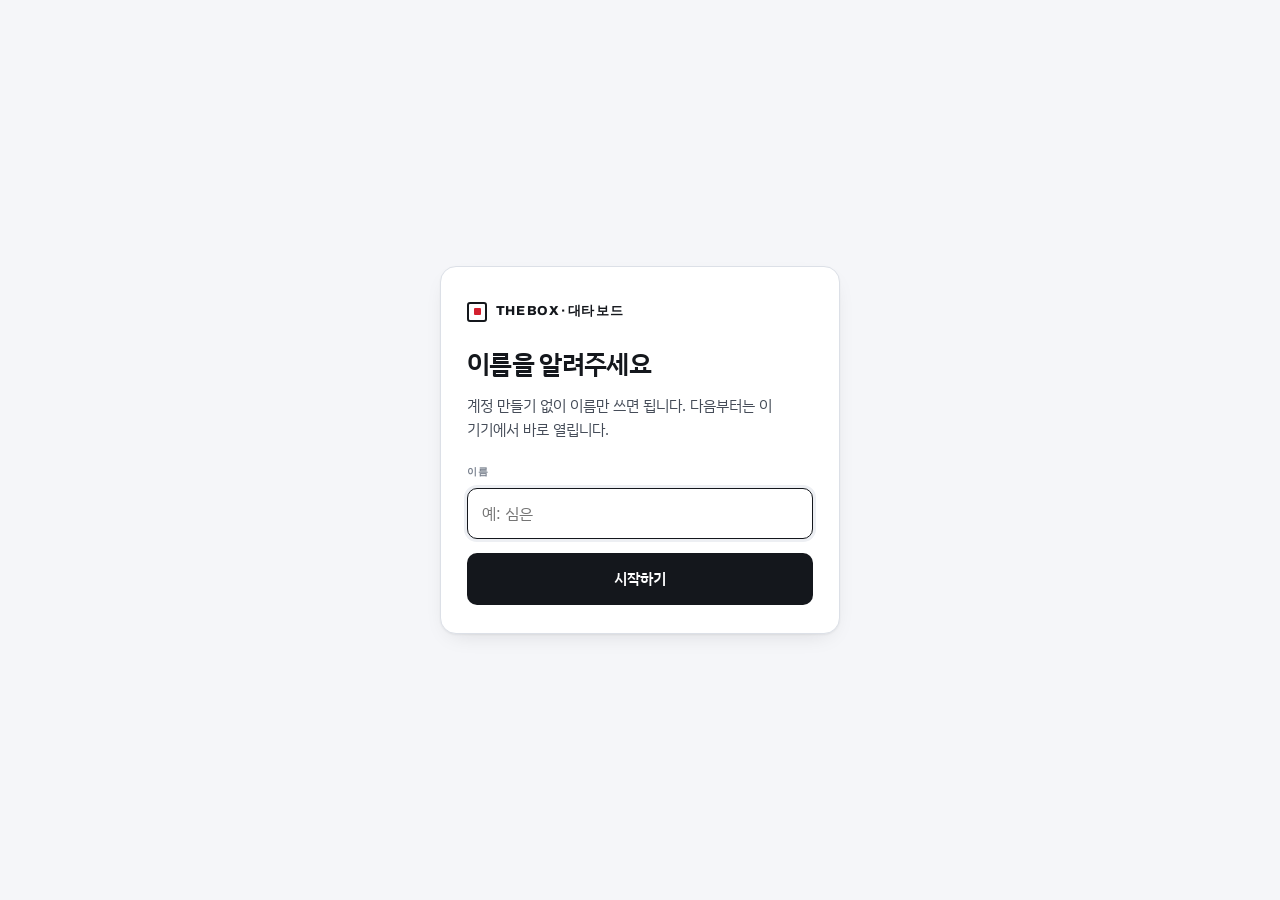
<file: index.html>
<!doctype html>
<html lang="ko">
<head>
<meta charset="utf-8">
<meta name="viewport" content="width=device-width, initial-scale=1, viewport-fit=cover">
<meta name="theme-color" content="#ffffff">
<title>더박스 대타 보드</title>
<meta name="description" content="더박스 부산 스태프 대타 보드">
<link rel="manifest" href="manifest.webmanifest">
<link rel="icon" href="data:image/svg+xml,<svg xmlns='http://www.w3.org/2000/svg' viewBox='0 0 32 32'><rect width='32' height='32' rx='7' fill='%2314171C'/><rect x='9' y='9' width='14' height='14' rx='3' fill='%23D3202F'/></svg>">
<link rel="preconnect" href="https://fonts.googleapis.com">
<link rel="preconnect" href="https://fonts.gstatic.com" crossorigin>
<link rel="stylesheet" href="https://fonts.googleapis.com/css2?family=Archivo:wght@400;600;700;800&family=Gaegu:wght@700&family=IBM+Plex+Sans+KR:wght@400;500;600&display=swap">
<link rel="stylesheet" href="assets/style.css">
</head>
<body>

<div id="banner" class="banner" hidden></div>

<!-- ── 이름 입력 ── -->
<section id="view-login" class="login" hidden>
  <div class="login-box">
    <div class="brand"><span class="brand-box"><i></i></span> THE BOX · 대타 보드</div>
    <h1>이름을 알려주세요</h1>
    <p class="login-lede">계정 만들기 없이 이름만 쓰면 됩니다. 다음부터는 이 기기에서 바로 열립니다.</p>

    <form id="login-form" autocomplete="off">
      <label class="lab" for="login-name">이름</label>
      <input id="login-name" class="input" type="text" placeholder="예: 심은" maxlength="12" required>
      <p id="login-err" class="err" hidden></p>
      <button class="btn btn-ink" type="submit">시작하기</button>
    </form>
  </div>
</section>

<!-- ── 앱 ── -->
<section id="view-app" hidden>
  <header class="topbar">
    <div class="brand"><span class="brand-box"><i></i></span> 대타 보드</div>
    <button id="me-btn" class="me" type="button" aria-haspopup="dialog"><span class="me-n"></span><span class="me-c" aria-hidden="true">▾</span></button>
  </header>

  <nav class="tabs" role="tablist">
    <button class="tab is-on" data-tab="cal" role="tab" type="button">달력</button>
    <button class="tab" data-tab="topic" role="tab" type="button">주제</button>
    <button class="tab" data-tab="mine" role="tab" type="button">내 기록</button>
    <span class="tab-ink" aria-hidden="true"></span>
  </nav>

  <!-- 달력 -->
  <div id="tab-cal" class="tabpanel">
    <button id="nudge" class="nudge" type="button" hidden></button>
    <div class="monthbar">
      <button id="prev-m" class="icon-btn" type="button" aria-label="이전 달">‹</button>
      <div class="monthlabel"><span id="m-num" class="num"></span><span id="m-year" class="num"></span></div>
      <button id="next-m" class="icon-btn" type="button" aria-label="다음 달">›</button>
      <button id="today-btn" class="ghost-sm" type="button">오늘</button>
    </div>

    <div class="dow"><span class="we">일</span><span>월</span><span>화</span><span>수</span><span>목</span><span>금</span><span class="we">토</span></div>
    <div id="cal" class="cal"></div>

    <div class="legend">
      <span><i class="lg-req"></i>아직 대타 못 구한 날</span>
      <span>확정되면 표시가 사라집니다</span>
    </div>

    <div class="mlist">
      <div class="mlist-h"><b id="ml-title">이달 대타</b><span id="ml-count" class="num"></span></div>
      <div id="mlist"></div>
    </div>
  </div>

  <!-- 주제 -->
  <div id="tab-topic" class="tabpanel" hidden>
    <div class="monthbar wkbar">
      <button id="wk-prev" class="icon-btn" type="button" aria-label="지난주">‹</button>
      <div class="wklabel"><span id="wk-label"></span><span id="wk-tag" class="wk-tag"></span></div>
      <button id="wk-next" class="icon-btn" type="button" aria-label="다음 주">›</button>
    </div>
    <div id="tp-body"></div>
    <button id="tp-admin" class="addreq" type="button" hidden>이 주 주제 올리기</button>
  </div>

  <!-- 내 기록 -->
  <div id="tab-mine" class="tabpanel" hidden>
    <div class="tally">
      <div class="tcard a"><div class="k"><i class="pip red"></i>내가 구한 대타</div><div class="v"><span id="cnt-asked">0</span><small>회</small></div></div>
      <div class="tcard b"><div class="k"><i class="pip green"></i>내가 나간 대타</div><div class="v"><span id="cnt-went">0</span><small>회</small></div></div>
    </div>
    <div class="balance"><span class="l">수지 <span class="dim">· 나간 − 구한</span></span><span id="cnt-bal" class="r">0</span></div>
    <p class="hint" id="open-hint" hidden></p>
    <div class="hist">
      <div class="mlist-h"><b>내 내역</b><span id="hist-count" class="num"></span></div>
      <div id="hist"></div>
    </div>
  </div>

  <button id="fab" class="fab" type="button">+ 대타 요청</button>
</section>

<!-- ── 계정 / 이름 전환 ── -->
<div id="who-wrap" class="modal" hidden>
  <div class="modal-bg" data-close></div>
  <div class="sheet" role="dialog" aria-modal="true" aria-labelledby="who-title">
    <div class="grip"></div>
    <h2 id="who-title" class="sheet-title">이름 바꾸기</h2>
    <div id="who-body"></div>
  </div>
</div>

<!-- ── 날짜 상세 ── -->
<div id="sheet-wrap" class="modal" hidden>
  <div class="modal-bg" data-close></div>
  <div class="sheet" role="dialog" aria-modal="true" aria-labelledby="sheet-date">
    <div class="grip"></div>
    <div class="sheet-head">
      <div class="sheet-date"><span id="sheet-date" class="n"></span><span id="sheet-dow" class="w"></span></div>
      <span id="sheet-badge" class="badge"></span>
    </div>
    <div id="sheet-body"></div>
    <button id="sheet-add" class="addreq" type="button">+ 이 날 대타 요청하기</button>
  </div>
</div>

<!-- ── 요청 작성 ── -->
<div id="form-wrap" class="modal" hidden>
  <div class="modal-bg" data-close></div>
  <div class="sheet" role="dialog" aria-modal="true" aria-labelledby="form-title">
    <div class="grip"></div>
    <h2 id="form-title" class="sheet-title">대타 요청</h2>
    <form id="req-form" autocomplete="off">
      <label class="lab" for="f-date">못 나오는 날</label>
      <input id="f-date" class="input" type="date" required>

      <label class="lab" for="f-time">시간 <span class="dim">(선택)</span></label>
      <input id="f-time" class="input" type="text" placeholder="예: 12:00–21:00 / 오후만" maxlength="30">

      <label class="lab" for="f-reason">사유 <span class="dim">(선택)</span></label>
      <textarea id="f-reason" class="input" rows="2" placeholder="대타 구하는 데 도움이 되는 만큼만" maxlength="200"></textarea>

      <label class="lab long">대타 하는 원어민<span class="dim">(이름/교재 &amp; 청소 유무)</span> 변경</label>
      <div id="task-rows" class="task-rows"></div>
      <button id="add-task" class="ghost-sm wide" type="button">+ 줄 추가</button>

      <p id="form-err" class="err" hidden></p>
      <div class="acts">
        <button class="btn btn-red" type="submit">요청 올리기</button>
        <button class="btn btn-ghost" type="button" data-close>취소</button>
      </div>
      <p class="note">올리면 달력에 붉게 표시되고, 누구든 “대타 갈게요”를 누르면 바로 확정됩니다.</p>
    </form>
  </div>
</div>

<!-- ── 숙지 퀴즈 ── -->
<div id="quiz-wrap" class="modal" hidden>
  <div class="modal-bg" data-close></div>
  <div class="sheet" role="dialog" aria-modal="true" aria-labelledby="qz-title">
    <div class="grip"></div>
    <p class="qz-kicker">숙지 퀴즈</p>
    <h2 id="qz-title" class="sheet-title"></h2>
    <a id="qz-pdf" class="qz-pdf" target="_blank" rel="noopener">PDF 앞뒤 다시 보기 ›</a>
    <div id="qz-body"></div>
    <div id="qz-foot" class="qz-foot" hidden>
      <p id="qz-err" class="err" hidden></p>
      <p id="qz-res" class="qz-res" hidden></p>
      <div class="acts">
        <button id="qz-go" class="btn btn-red" type="button">채점하기</button>
        <button id="qz-next" class="btn btn-red" type="button" hidden>토론 준비하러 가기</button>
        <button class="btn btn-ghost" type="button" data-close>닫기</button>
      </div>
    </div>
  </div>
</div>

<!-- ── 토론 준비 ── -->
<div id="prep-wrap" class="modal" hidden>
  <div class="modal-bg" data-close></div>
  <div class="sheet" role="dialog" aria-modal="true" aria-labelledby="pp-title">
    <div class="grip"></div>
    <p class="qz-kicker">토론 준비</p>
    <h2 id="pp-title" class="sheet-title"></h2>
    <div id="pp-steps"></div>
    <div id="pp-body"></div>
    <div class="qz-foot">
      <p id="pp-err" class="err" hidden></p>
      <div class="acts">
        <button id="pp-back" class="btn btn-ghost" type="button">이전</button>
        <button id="pp-go" class="btn btn-red" type="button">다음</button>
      </div>
    </div>
  </div>
</div>

<!-- ── 진행 카드 (수업 중) ── -->
<div id="card-wrap" class="modal" hidden>
  <div class="modal-bg" data-close></div>
  <div class="sheet" role="dialog" aria-modal="true" aria-labelledby="cd-title">
    <div class="grip"></div>
    <p class="qz-kicker">진행 카드 · 수업 중에 켜두세요</p>
    <h2 id="cd-title" class="sheet-title"></h2>
    <div id="cd-body"></div>
    <div class="cd-foot">
      <button id="cd-edit" class="tc-link" type="button">준비 수정하기</button>
      <button id="cd-others" class="tc-link" type="button">다른 리더들의 준비 보기 ›</button>
    </div>
  </div>
</div>

<!-- ── 준비 모아보기 ── -->
<div id="pv-wrap" class="modal" hidden>
  <div class="modal-bg" data-close></div>
  <div class="sheet" role="dialog" aria-modal="true" aria-labelledby="pv-title">
    <div class="grip"></div>
    <p class="qz-kicker">준비 모아보기</p>
    <h2 id="pv-title" class="sheet-title"></h2>
    <div id="pv-body"></div>
    <div class="acts" style="margin-top:14px"><button class="btn btn-ghost" type="button" data-close>닫기</button></div>
  </div>
</div>

<!-- ── 주제 올리기 (관리자) ── -->
<div id="pick-wrap" class="modal" hidden>
  <div class="modal-bg" data-close></div>
  <div class="sheet" role="dialog" aria-modal="true" aria-labelledby="pk-title">
    <div class="grip"></div>
    <h2 id="pk-title" class="sheet-title">주제 올리기</h2>
    <p id="pk-week" class="pk-week"></p>
    <div class="pk-slots">
      <button id="pk-slot0" class="pk-slot" type="button"></button>
      <button id="pk-slot1" class="pk-slot" type="button"></button>
    </div>
    <p class="pk-one">주제가 하나뿐인 주면 <button id="pk-clear1" class="ghost-sm" type="button">주제 2 비우기</button></p>
    <input id="pk-q" class="input" type="search" placeholder="번호나 제목으로 찾기 — 31, 친구 애인" autocomplete="off">
    <div id="pk-list" class="pk-list"></div>
    <p id="pk-err" class="err" hidden></p>
    <button id="pk-save" class="btn btn-ink" type="button">이 주제로 올리기</button>
    <div id="pk-notice" class="pk-notice" hidden>
      <span class="lab">단톡방 공지</span>
      <textarea id="pk-text" class="input" rows="11" readonly></textarea>
      <button id="pk-copy" class="btn btn-red" type="button">공지 복사하기</button>
    </div>
  </div>
</div>

<div id="toast" class="toast" hidden></div>

<script src="config.js"></script>
<script src="assets/app.js"></script>
</body>
</html>
</file>
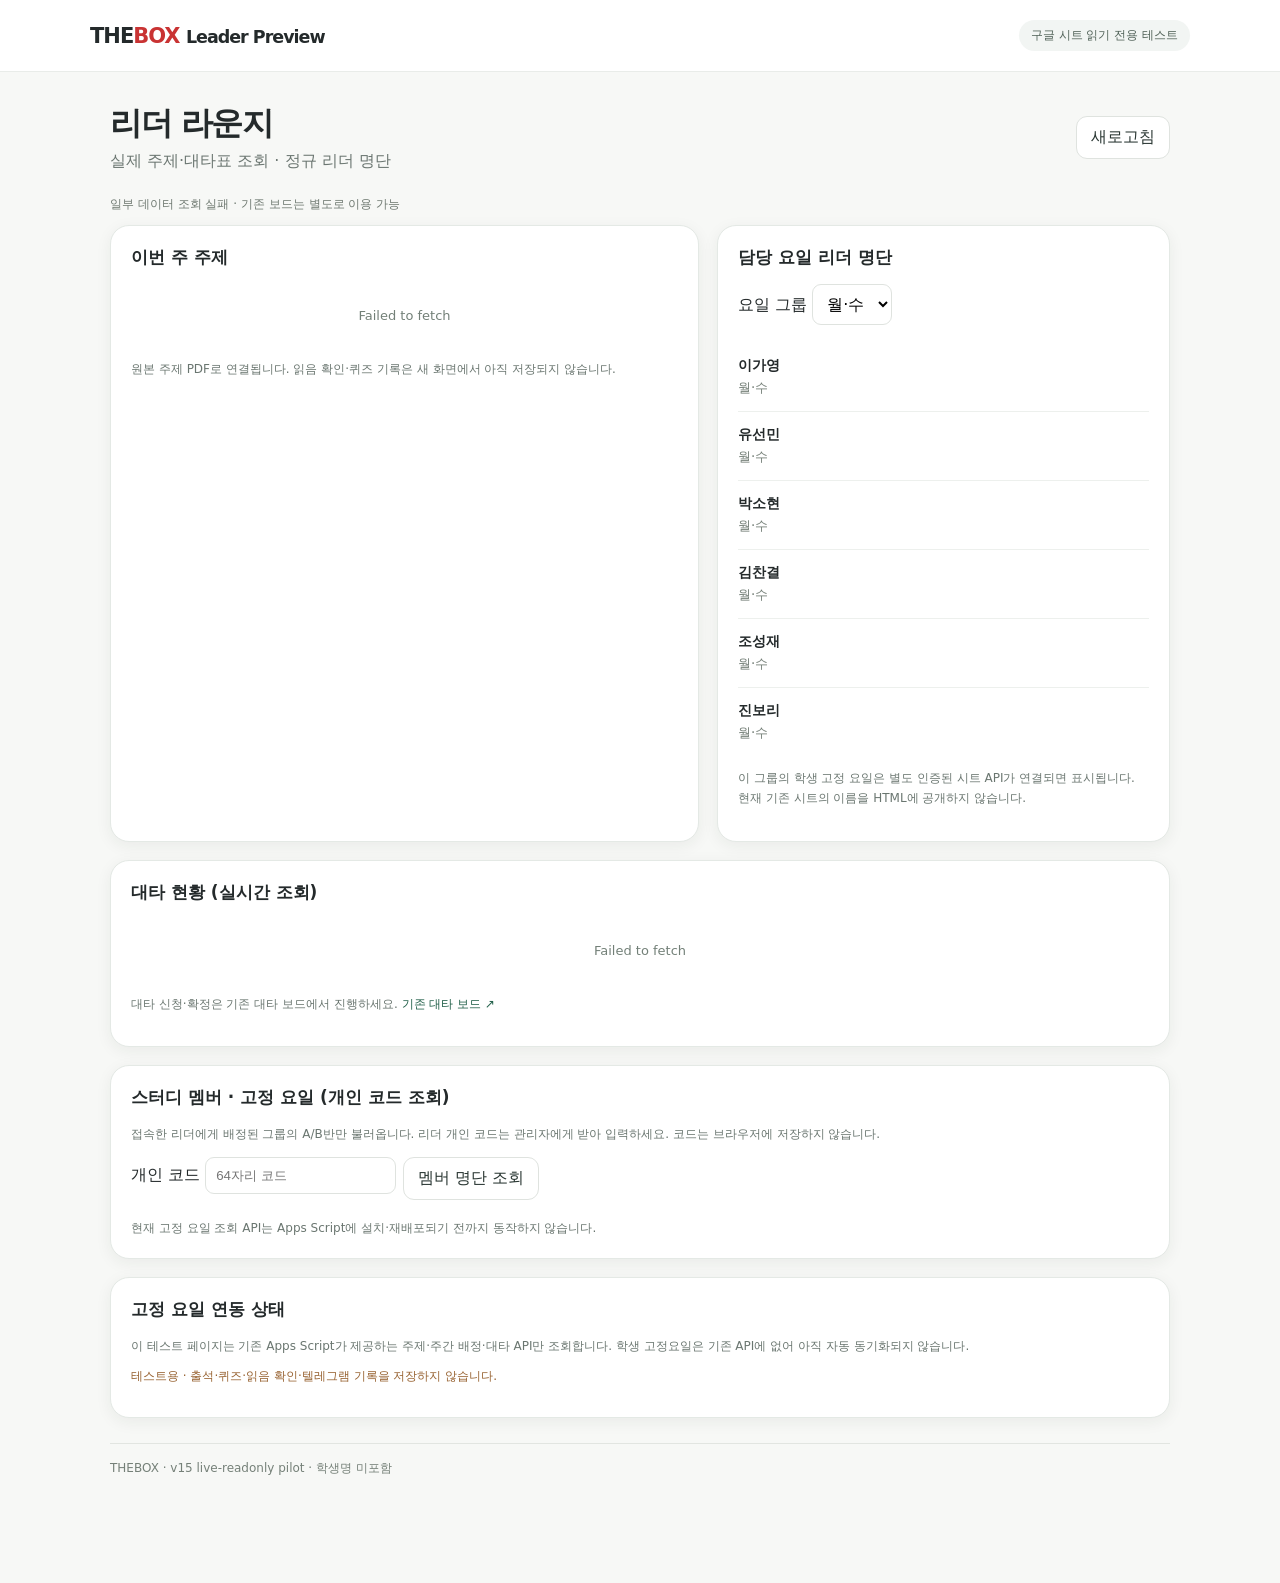
<file: leader/index.html>
<!doctype html><html lang="ko"><head><meta charset="utf-8"><meta name="viewport" content="width=device-width, initial-scale=1"><title>THEBOX Leader · Live Test</title><meta name="robots" content="noindex"><link rel="stylesheet" href="../preview-assets/live.css"><script defer src="../config.js"></script><script defer src="../preview-assets/live.js"></script></head><body data-role="leader"><header><div class="head"><div class="brand">THE<b>BOX</b> <small>Leader Preview</small></div><span class="pill">구글 시트 읽기 전용 테스트</span></div></header><main><div class="hero"><div><h1>리더 라운지</h1><p>실제 주제·대타표 조회 · 정규 리더 명단</p></div><button id="refresh">새로고침</button></div><p id="status" class="status">Loading…</p><div class="grid"><section class="panel"><h2>이번 주 주제 <small id="week-label"></small></h2><div id="topics"><div class="empty">Loading…</div></div><p class="note">원본 주제 PDF로 연결됩니다. 읽음 확인·퀴즈 기록은 새 화면에서 아직 저장되지 않습니다.</p></section><section class="panel"><h2>담당 요일 리더 명단</h2><div class="tabs"><label>요일 그룹 <select id="group"></select></label></div><div id="directory"></div><p id="roster-note" class="note">스터디 학생 이름은 이 공개 HTML에 저장하지 않았습니다. 인증된 시트 조회 연결이 필요합니다.</p></section></div><div class="panel sub"><h2>대타 현황 (실시간 조회)</h2><div id="swaps"><div class="empty">Loading…</div></div><p class="note">대타 신청·확정은 기존 대타 보드에서 진행하세요. <a href="../">기존 대타 보드 ↗</a></p></div><div class="panel sub" id="secure-member-panel"><h2>스터디 멤버 · 고정 요일 (개인 코드 조회)</h2><p class="note">접속한 리더에게 배정된 그룹의 A/B반만 불러옵니다. 리더 개인 코드는 관리자에게 받아 입력하세요. 코드는 브라우저에 저장하지 않습니다.</p><div class="tabs"><label>개인 코드 <input id="roster-code" type="password" maxlength="64" autocomplete="off" placeholder="64자리 코드" style="padding:10px;border-radius:9px;border:1px solid #dfe3df;max-width:100%"></label><button id="roster-button">멤버 명단 조회</button></div><div id="roster-list" class="note">현재 고정 요일 조회 API는 Apps Script에 설치·재배포되기 전까지 동작하지 않습니다.</div></div><div class="panel sub"><h2>고정 요일 연동 상태</h2><p class="note">이 테스트 페이지는 기존 Apps Script가 제공하는 주제·주간 배정·대타 API만 조회합니다. 학생 고정요일은 기존 API에 없어 아직 자동 동기화되지 않습니다.</p><p class="hint">테스트용 · 출석·퀴즈·읽음 확인·텔레그램 기록을 저장하지 않습니다.</p></div><div class="footer">THEBOX · v15 live-readonly pilot · 학생명 미포함</div></main></body></html>
</file>
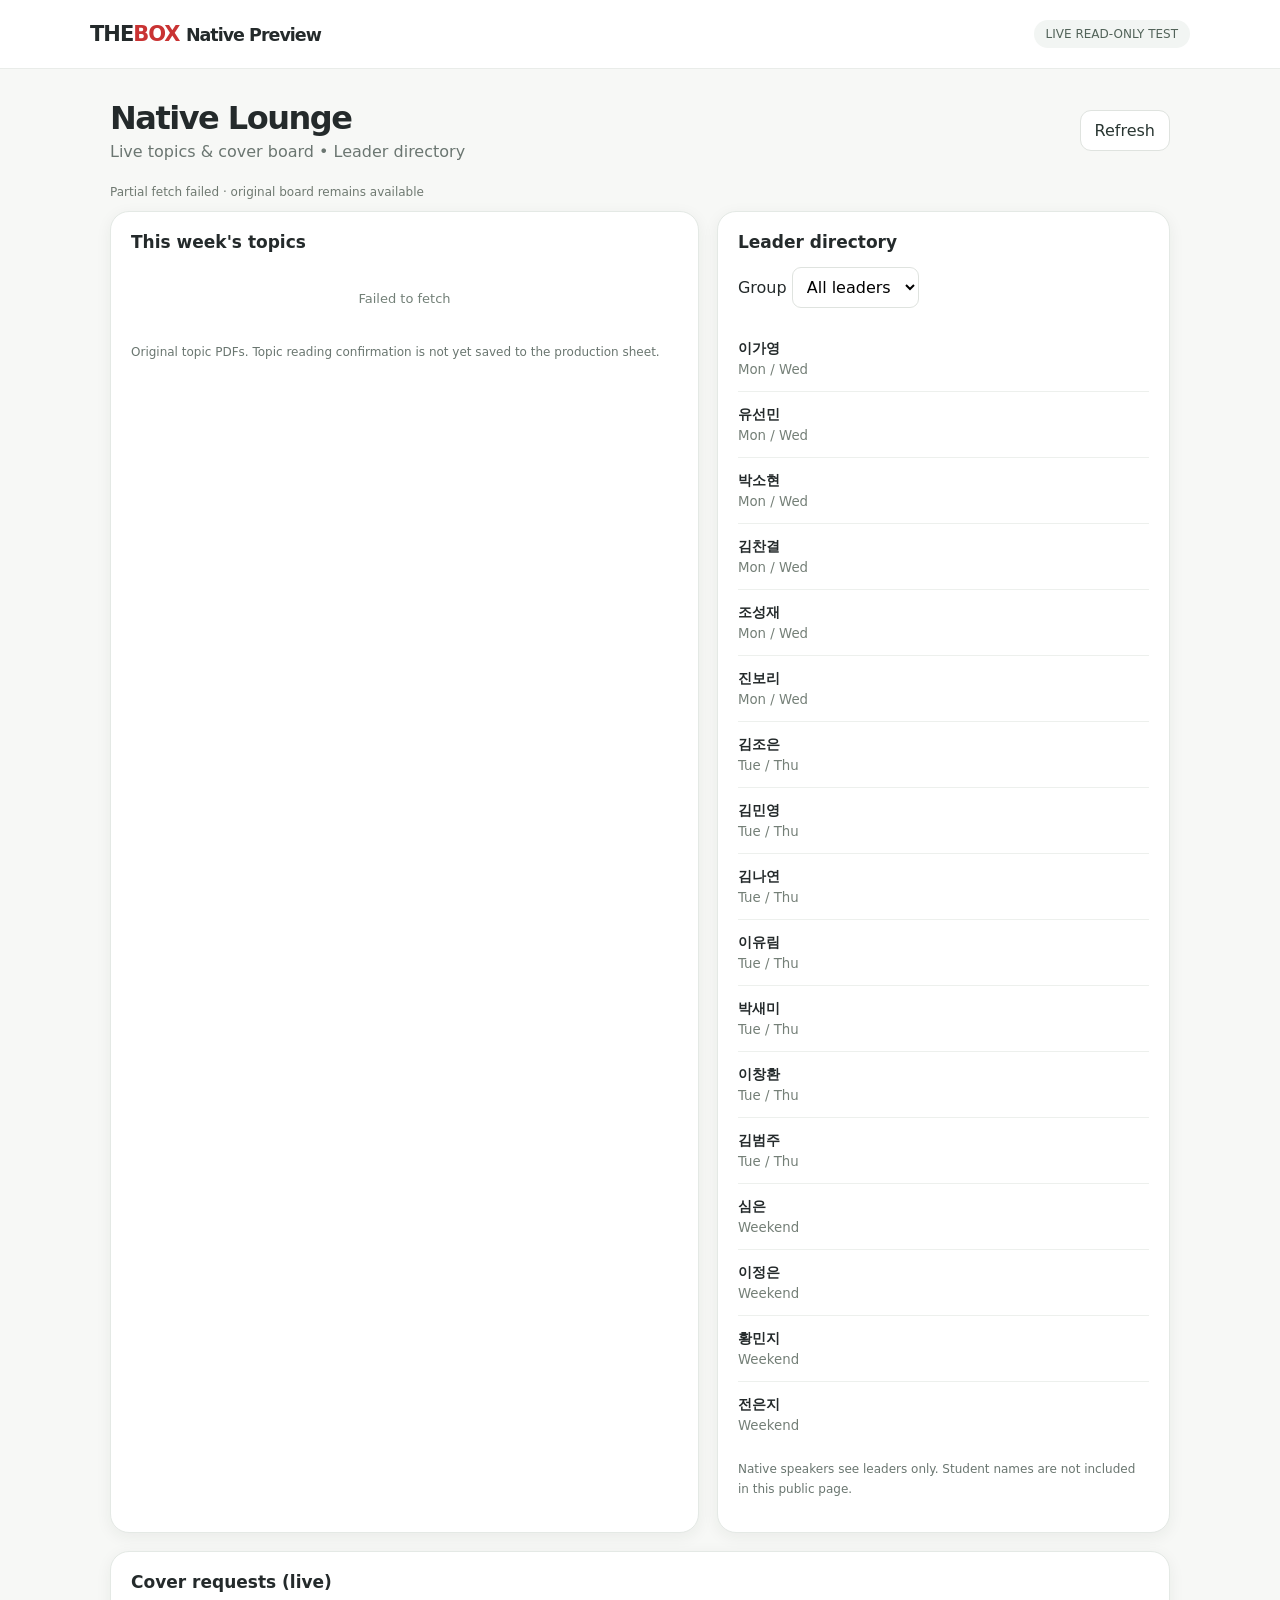
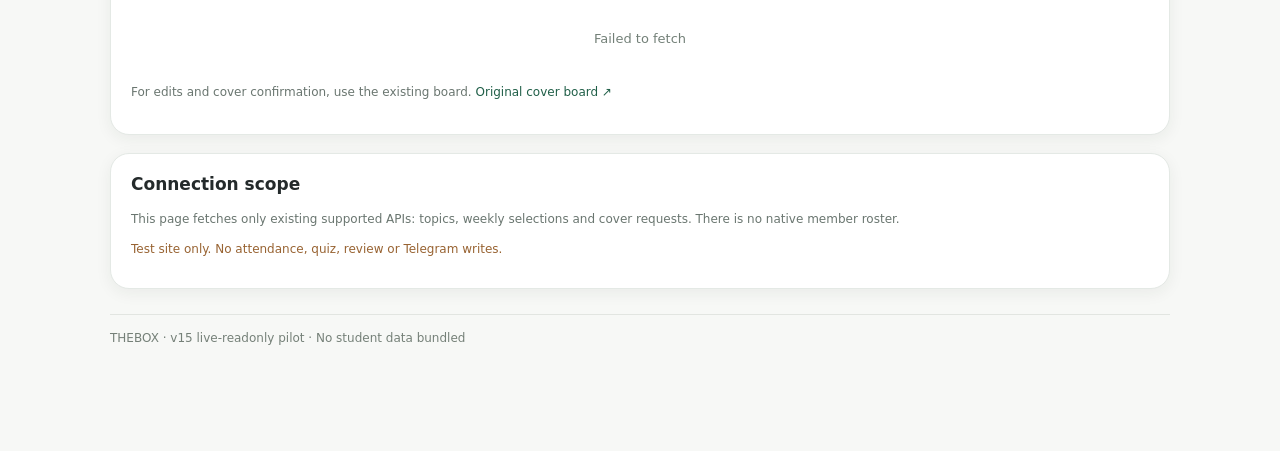
<file: native/index.html>
<!doctype html><html lang="en"><head><meta charset="utf-8"><meta name="viewport" content="width=device-width, initial-scale=1"><title>THEBOX Native · Live Test</title><meta name="robots" content="noindex"><link rel="stylesheet" href="../preview-assets/live.css"><script defer src="../config.js"></script><script defer src="../preview-assets/live.js"></script></head><body data-role="native"><header><div class="head"><div class="brand">THE<b>BOX</b> <small>Native Preview</small></div><span class="pill">LIVE READ-ONLY TEST</span></div></header><main><div class="hero"><div><h1>Native Lounge</h1><p>Live topics & cover board • Leader directory</p></div><button id="refresh">Refresh</button></div><p id="status" class="status">Loading…</p><div class="grid"><section class="panel"><h2>This week's topics <small id="week-label"></small></h2><div id="topics"><div class="empty">Loading…</div></div><p class="note">Original topic PDFs. Topic reading confirmation is not yet saved to the production sheet.</p></section><section class="panel"><h2>Leader directory</h2><div class="tabs"><label>Group <select id="group"></select></label></div><div id="directory"></div><p id="roster-note" class="note">Native speakers see leaders only. Student names are not included in this public page.</p></section></div><div class="panel sub"><h2>Cover requests (live)</h2><div id="swaps"><div class="empty">Loading…</div></div><p class="note">For edits and cover confirmation, use the existing board. <a href="../">Original cover board ↗</a></p></div><div class="panel sub"><h2>Connection scope</h2><p class="note">This page fetches only existing supported APIs: topics, weekly selections and cover requests. There is no native member roster.</p><p class="hint">Test site only. No attendance, quiz, review or Telegram writes.</p></div><div class="footer">THEBOX · v15 live-readonly pilot · No student data bundled</div></main></body></html>
</file>
<file: assets/style.css>
:root{
  --paper:#F5F6F9; --card:#FFFFFF; --card-2:#FAFBFC;
  --ink:#14171C; --ink-2:#454C58; --ink-3:#79818E;
  --rule:#DCE0E7; --rule-2:#EDEFF3;
  --blue:#1E4FA6; --blue-wash:#EAF0FB;
  --red:#D3202F; --red-wash:#FCEBEC; --red-edge:#F2C3C7;
  --green:#0C7355; --green-wash:#E4F2ED; --green-edge:#B6DDD0;
  --amber:#9A6100; --on-red:#fff;
  --shadow:0 1px 2px rgba(20,23,28,.05), 0 8px 24px -12px rgba(20,23,28,.18);
  --f-disp:"Archivo","Helvetica Neue",Arial,sans-serif;
  --f-ui:"IBM Plex Sans KR","Apple SD Gothic Neo","Malgun Gothic",sans-serif;
  --f-mark:"Gaegu","IBM Plex Sans KR",cursive;
}
*{box-sizing:border-box}
[hidden]{display:none !important}
html,body{margin:0;padding:0}
body{
  background:var(--paper); color:var(--ink); font-family:var(--f-ui); font-size:16px; line-height:1.6;
  word-break:keep-all; overflow-wrap:break-word; -webkit-font-smoothing:antialiased;
  padding-bottom:env(safe-area-inset-bottom);
}
h1,h2,h3{margin:0; letter-spacing:-.025em; font-weight:600; text-wrap:balance}
p{margin:0}
button{font:inherit; cursor:pointer}
:focus-visible{outline:2px solid var(--blue); outline-offset:2px; border-radius:6px}
.num{font-family:var(--f-disp); font-variant-numeric:tabular-nums}
.dim{color:var(--ink-3); font-weight:400}
.pip{width:8px;height:8px;border-radius:50%;display:inline-block;flex:none}
.pip.red{background:var(--red)} .pip.green{background:var(--green)}

/* ── banner ── */
.banner{
  background:var(--amber); color:#fff; font-size:12.5px; padding:8px 16px; text-align:center; line-height:1.5;
}
.banner a{color:#fff}

/* ── brand ── */
.brand{display:inline-flex; align-items:center; gap:9px; font-family:var(--f-disp); font-weight:800; font-size:13px; letter-spacing:.02em}
.brand-box{width:20px;height:20px;border:2px solid var(--ink);border-radius:3px;display:grid;place-items:center}
.brand-box i{width:7px;height:7px;background:var(--red);border-radius:1px;display:block}

/* ── login ── */
.login{min-height:100dvh; display:grid; place-items:center; padding:24px}
.login-box{width:100%; max-width:400px; background:var(--card); border:1px solid var(--rule); border-radius:16px; padding:30px 26px 28px; box-shadow:var(--shadow)}
.login h1{font-size:26px; margin-top:20px}
.login-lede{margin-top:10px; font-size:14.5px; color:var(--ink-2); line-height:1.65}
.lab{display:block; font-family:var(--f-disp); font-size:10px; font-weight:700; letter-spacing:.14em; text-transform:uppercase; color:var(--ink-3); margin:22px 0 8px}
.lab.long{
  font-family:var(--f-ui); font-size:12px; font-weight:600; letter-spacing:.01em;
  text-transform:none; color:var(--ink-2); line-height:1.5;
}
.lab.long .dim{font-weight:400}
.name-chips{display:flex; gap:7px; flex-wrap:wrap}
.name-chips button{
  font-size:14px; font-weight:500; color:var(--ink-2); background:var(--card-2);
  border:1px solid var(--rule); border-radius:20px; padding:7px 15px;
}
.name-chips button:hover{border-color:var(--ink-3); color:var(--ink)}
.input{
  width:100%; padding:12px 14px; font:inherit; font-size:15.5px; color:var(--ink);
  background:var(--card); border:1px solid var(--rule); border-radius:10px;
}
.input:focus{outline:none; border-color:var(--ink); box-shadow:0 0 0 3px var(--rule-2)}
textarea.input{resize:vertical; line-height:1.6}
.err{margin-top:9px; font-size:13px; color:var(--red)}
.btn{
  display:block; width:100%; padding:13px 16px; margin-top:14px; border-radius:10px;
  font-size:15px; font-weight:600; border:1px solid transparent; text-align:center;
}
.btn-ink{background:var(--ink); color:#fff}
.btn-red{background:var(--red); color:#fff}
.btn-ghost{background:var(--card); color:var(--ink-2); border-color:var(--rule)}
.btn-flat{background:var(--card-2); color:var(--ink-2); border-color:var(--rule)}
.btn:disabled{opacity:.5; cursor:not-allowed}
.ghost-sm{
  background:var(--card); border:1px solid var(--rule); border-radius:8px; color:var(--ink-2);
  font-size:12.5px; font-weight:500; padding:6px 11px;
}
.ghost-sm.wide{width:100%; margin-top:8px; padding:10px; border-style:dashed}

/* ── topbar / tabs ── */
.topbar{
  display:flex; align-items:center; justify-content:space-between; gap:12px;
  padding:14px 16px; background:var(--card); border-bottom:1px solid var(--rule);
  position:sticky; top:0; z-index:20;
}
.me{
  display:inline-flex; align-items:center; gap:5px; background:var(--blue-wash); color:var(--blue);
  border:1px solid var(--rule); border-radius:20px; padding:5px 11px 5px 13px; font-size:13px; font-weight:600;
}
.me:hover{border-color:var(--blue)}
.me-c{font-size:10px; opacity:.7; line-height:1}
.who-now{
  display:flex; align-items:baseline; gap:9px; padding:12px 14px; margin-top:6px;
  background:var(--card-2); border:1px solid var(--rule); border-radius:10px;
}
.who-lab{font-size:11.5px; color:var(--ink-3)}
.who-name{font-size:18px; font-weight:600; letter-spacing:-.02em}
#who-body .name-chips button{padding:9px 16px; font-size:14.5px}
#who-body .btn{margin-top:20px}
.cleanup{margin-top:20px; border-top:1px solid var(--rule-2); padding-top:6px}
.cleanup summary{
  list-style:none; cursor:pointer; display:flex; align-items:center; gap:7px;
  padding:9px 2px; font-size:12.5px; color:var(--ink-3);
}
.cleanup summary::-webkit-details-marker{display:none}
.cleanup summary .chev{margin-left:auto; font-size:10px}
.cleanup[open] summary .chev{transform:rotate(180deg)}
.cleanup-note{font-size:11.5px; color:var(--ink-3); line-height:1.55; padding:0 2px 8px}
.cleanup-list{margin:0; padding:0; list-style:none}
.cleanup-list li{
  display:flex; align-items:center; justify-content:space-between; gap:10px;
  padding:9px 2px; border-top:1px solid var(--rule-2); font-size:14px;
}
.cleanup-list button{
  background:var(--card); border:1px solid var(--rule); color:var(--red);
  border-radius:7px; padding:5px 11px; font-size:12px; font-weight:500;
}
.cleanup-list button:hover{border-color:var(--red-edge); background:var(--red-wash)}
.cleanup-list button:disabled{opacity:.5}
.tabs{position:relative; display:flex; gap:4px; padding:10px 16px 0; max-width:560px; margin:0 auto}
.tab{
  flex:1; padding:9px 12px; background:none; border:0; border-bottom:2px solid transparent;
  font-size:14px; font-weight:500; color:var(--ink-3);
}
.tab.is-on{color:var(--ink); font-weight:600}
/* 밑줄 하나가 고른 탭으로 미끄러져 간다 */
.tab-ink{position:absolute; left:0; bottom:0; height:2px; width:0; background:var(--ink); border-radius:2px;
  transition:transform .28s cubic-bezier(.3,.7,.2,1), width .28s cubic-bezier(.3,.7,.2,1)}
.tabpanel.slide-l{animation:slideL .24s ease}
.tabpanel.slide-r{animation:slideR .24s ease}
@keyframes slideL{from{transform:translateX(22px); opacity:.4} to{transform:none; opacity:1}}
@keyframes slideR{from{transform:translateX(-22px); opacity:.4} to{transform:none; opacity:1}}
.tabpanel{max-width:560px; margin:0 auto; padding:6px 16px 96px}

/* ── month bar ── */
.monthbar{display:flex; align-items:center; gap:6px; padding:14px 2px 10px}
.monthlabel{display:flex; align-items:baseline; gap:7px; margin-right:auto}
#m-num{font-size:30px; font-weight:800; letter-spacing:-.03em; line-height:1}
#m-num::after{content:"월"; font-family:var(--f-ui); font-size:15px; font-weight:600; margin-left:2px}
#m-year{font-size:12px; font-weight:600; color:var(--ink-3)}
.icon-btn{
  width:32px; height:32px; border-radius:8px; background:var(--card); border:1px solid var(--rule);
  color:var(--ink-2); font-size:17px; line-height:1; display:grid; place-items:center;
}

/* ── calendar ── */
.dow{display:grid; grid-template-columns:repeat(7,1fr); gap:3px; border-top:2px solid var(--ink); padding-top:7px}
.dow span{text-align:center; padding:2px 0 4px; font-size:11px; font-weight:600; color:var(--ink-3)}
.dow span.we{color:var(--blue)}
.cal{display:grid; grid-template-columns:repeat(7,1fr); gap:3px; padding:2px 0 6px}
.d{
  position:relative; aspect-ratio:1/1.15; border:0; border-radius:10px; background:none;
  padding:6px 0 0; color:inherit; display:flex; flex-direction:column; align-items:center; gap:4px;
}
.d .dn{font-family:var(--f-disp); font-size:14px; font-weight:600; font-variant-numeric:tabular-nums; line-height:1.2}
.d.we .dn{color:var(--blue)}
.d.off{cursor:default; pointer-events:none}
.d.off .dn{color:var(--ink-3); opacity:.35}
.d.req{background:var(--red-wash); box-shadow:inset 0 0 0 1px var(--red-edge)}
.d.req .dn{color:var(--red); font-weight:800}
.d .oc{
  font-family:var(--f-disp); font-size:10px; font-weight:800; line-height:1; color:var(--on-red);
  background:var(--red); border-radius:20px; padding:2.5px 6.5px;
}
.d.today .dn{background:var(--ink); color:#fff; border-radius:50%; width:22px; height:22px; display:grid; place-items:center; font-size:12.5px}
.d.today.we .dn{background:var(--blue)}
.legend{display:flex; gap:14px; flex-wrap:wrap; padding:8px 2px 2px; font-size:11.5px; color:var(--ink-3); align-items:center}
.legend span{display:inline-flex; align-items:center; gap:6px}
.lg-req{width:15px;height:15px;border-radius:5px;background:var(--red-wash);box-shadow:inset 0 0 0 1px var(--red-edge);display:block}

/* ── month list ── */
.mlist{margin-top:14px; border-top:1px solid var(--rule)}
.mlist-h{display:flex; justify-content:space-between; align-items:center; padding:12px 2px 8px; font-size:12px; color:var(--ink-3)}
.mlist-h b{color:var(--ink); font-weight:600; font-size:13px}
.ml-row{
  display:flex; align-items:center; gap:11px; width:100%; padding:10px 2px; text-align:left;
  background:none; border:0; border-top:1px solid var(--rule-2); color:inherit;
}
.ml-row .dchip{font-family:var(--f-disp); font-size:12px; font-weight:700; font-variant-numeric:tabular-nums; width:44px; flex:none; color:var(--ink-2)}
.ml-row.cont{border-top:0; padding-top:2px}
.ml-row.cont .dchip{color:transparent; position:relative}
.ml-row.cont .dchip::before{content:""; position:absolute; left:7px; top:-10px; bottom:7px; width:1px; background:var(--rule)}
.ml-row .names{font-family:var(--f-mark); font-size:20px; font-weight:700; line-height:1; white-space:nowrap; overflow:hidden; text-overflow:ellipsis}
.ml-row.req .names{color:var(--red)} .ml-row.mat .names{color:var(--green)}
.ml-row .st{margin-left:auto; font-size:11px; font-weight:500; padding:3px 9px; border-radius:20px; flex:none}
.ml-row.req .st{background:var(--red-wash); color:var(--red); border:1px solid var(--red-edge)}
.ml-row.mat .st{background:var(--green-wash); color:var(--green); border:1px solid var(--green-edge)}
.empty{padding:26px 8px; text-align:center; color:var(--ink-3); font-size:13.5px; line-height:1.6}

/* ── tally ── */
.tally{display:grid; grid-template-columns:1fr 1fr; gap:10px; margin-top:16px}
.tcard{border:1px solid var(--rule); border-radius:12px; padding:14px; background:var(--card)}
.tcard .k{font-size:11.5px; color:var(--ink-3); display:flex; align-items:center; gap:6px}
.tcard .v{font-family:var(--f-disp); font-size:38px; font-weight:800; letter-spacing:-.04em; line-height:1.05; margin-top:6px; font-variant-numeric:tabular-nums}
.tcard.a .v{color:var(--red)} .tcard.b .v{color:var(--green)}
.tcard .v small{font-family:var(--f-ui); font-size:13px; font-weight:500; color:var(--ink-3); letter-spacing:0; margin-left:3px}
.balance{margin-top:10px; border:1px solid var(--rule); border-radius:12px; padding:13px 14px; display:flex; align-items:center; justify-content:space-between; background:var(--card)}
.balance .l{font-size:12.5px; color:var(--ink-2)}
.balance .r{font-family:var(--f-disp); font-weight:800; font-size:19px; font-variant-numeric:tabular-nums}
.hint{margin-top:12px; font-size:13px; color:var(--red); background:var(--red-wash); border:1px solid var(--red-edge); border-radius:10px; padding:10px 13px}
.hist{margin-top:18px; border-top:1px solid var(--rule)}
.h-row{display:flex; align-items:center; gap:10px; padding:10px 2px; border-bottom:1px solid var(--rule-2); font-size:13.5px}
.h-row .dt{font-family:var(--f-disp); font-size:11.5px; font-weight:600; color:var(--ink-3); width:46px; flex:none; font-variant-numeric:tabular-nums}
.h-row .dir{font-size:11px; font-weight:600; padding:2px 7px; border-radius:5px; flex:none}
.dir.ask{background:var(--red-wash); color:var(--red)} .dir.went{background:var(--green-wash); color:var(--green)}
.h-row .p{color:var(--ink-2)}

/* ── fab ── */
.fab{
  position:fixed; left:50%; transform:translateX(-50%); bottom:calc(20px + env(safe-area-inset-bottom));
  background:var(--ink); color:#fff; border:0; border-radius:24px; padding:13px 22px;
  font-size:14.5px; font-weight:600; box-shadow:0 6px 20px -6px rgba(20,23,28,.5); z-index:30;
}

/* ── modal / sheet ── */
.modal{position:fixed; inset:0; z-index:60; display:flex; align-items:flex-end; justify-content:center}
.modal-bg{position:absolute; inset:0; background:rgba(20,23,28,.42)}
.sheet{
  position:relative; width:100%; max-width:520px; max-height:88dvh; overflow-y:auto;
  background:var(--card); border-radius:20px 20px 0 0; padding:8px 20px calc(24px + env(safe-area-inset-bottom));
  animation:up .2s ease;
}
@media(min-width:560px){
  .modal{align-items:center}
  .sheet{border-radius:16px; max-height:84dvh; animation:pop .16s ease}
}
@keyframes up{from{transform:translateY(18px); opacity:.7} to{transform:none; opacity:1}}
@keyframes pop{from{transform:scale(.98); opacity:0} to{transform:none; opacity:1}}
.grip{width:34px;height:4px;border-radius:3px;background:var(--rule);margin:0 auto 14px}
.sheet-title{font-size:19px; margin-bottom:4px}
.sheet-head{display:flex; align-items:flex-start; justify-content:space-between; gap:12px}
.sheet-date{display:flex; align-items:baseline; gap:7px}
.sheet-date .n{font-family:var(--f-disp); font-size:27px; font-weight:800; letter-spacing:-.03em; line-height:1}
.sheet-date .w{font-size:13px; color:var(--ink-3); font-weight:500}
.badge{font-size:11px; font-weight:600; padding:4px 10px; border-radius:20px; flex:none; white-space:nowrap}
.badge.req{background:var(--red); color:#fff}
.badge.mat{background:var(--green-wash); color:var(--green); border:1px solid var(--green-edge)}
.badge.ok{background:var(--card-2); color:var(--ink-3); border:1px solid var(--rule)}

.swap{margin-top:11px; border:1px solid var(--rule); border-radius:12px; position:relative; overflow:hidden}
.swap::before{content:""; position:absolute; inset:0 auto 0 0; width:3px}
.swap.open::before{background:var(--red)}
.swap.filled::before{background:var(--green)}
.swap-top{display:flex; align-items:center; gap:9px; padding:13px 13px 12px 16px; background:var(--card-2); flex-wrap:wrap}
.swap.filled .swap-top{background:none; border-bottom:1px solid var(--rule-2)}
.swap-name{font-family:var(--f-mark); font-size:23px; font-weight:700; line-height:1}
.swap-name.a{color:var(--red)} .swap-name.b{color:var(--green)}
.swap-name.empty-n{color:var(--ink-3); border-bottom:2px dashed var(--ink-3); padding-bottom:2px; font-size:20px}
.arrow{font-family:var(--f-disp); color:var(--ink-3); font-weight:700}
.swap-time{margin-left:auto; font-family:var(--f-disp); font-size:11px; font-weight:600; color:var(--ink-3); font-variant-numeric:tabular-nums}
.swap-body{padding:12px 14px 4px 16px; font-size:13.5px; color:var(--ink-2); line-height:1.6}
.swap-body .lab2{font-family:var(--f-disp); font-size:9.5px; font-weight:700; letter-spacing:.14em; text-transform:uppercase; color:var(--ink-3); display:block; margin-bottom:3px}
details.todo{border-top:1px solid var(--rule-2); margin-top:11px}
details.todo summary{list-style:none; cursor:pointer; padding:11px 14px 11px 16px; display:flex; align-items:center; gap:8px; font-size:12.5px; font-weight:500}
details.todo .sum-t{flex:1; min-width:0; line-height:1.45}
details.todo .sum-t .dim{font-weight:400}
details.todo summary::-webkit-details-marker{display:none}
details.todo .cnt{font-family:var(--f-disp); font-size:10px; font-weight:700; background:var(--card-2); border:1px solid var(--rule); color:var(--ink-2); border-radius:20px; padding:1px 7px}
details.todo .chev{margin-left:auto; color:var(--ink-3); font-size:11px}
details.todo[open] .chev{transform:rotate(180deg)}
details.todo ul{margin:0; padding:0 14px 13px 16px; list-style:none; display:flex; flex-direction:column; gap:9px}
details.todo li{display:flex; gap:9px; align-items:flex-start; font-size:13px; color:var(--ink-2); line-height:1.5}
details.todo li .cb{width:15px;height:15px;border:1.5px solid var(--rule);border-radius:4px;flex:none;margin-top:2px}
.swap-acts{display:flex; gap:7px; padding:11px 13px 13px 16px; border-top:1px solid var(--rule-2)}
.swap-acts .btn{margin-top:0; padding:10px 12px; font-size:13.5px}
.swap-foot{padding:10px 13px 12px 16px; border-top:1px solid var(--rule-2); font-size:11.5px; color:var(--ink-3); display:flex; align-items:center; gap:8px}
.swap-foot .lk{margin-left:auto; color:var(--ink-2); font-weight:500; background:none; border:0; text-decoration:underline; text-underline-offset:2px; font-size:11.5px; padding:0}
.addreq{margin-top:14px; width:100%; padding:12px; border-radius:10px; border:1px dashed var(--rule); background:none; font-size:13.5px; font-weight:500; color:var(--ink-2)}
.acts{display:flex; gap:8px}
.acts .btn{flex:1}
.note{margin-top:11px; font-size:11.5px; color:var(--ink-3); text-align:center; line-height:1.55}
.task-rows{display:flex; flex-direction:column; gap:7px}
.task-row{display:flex; gap:7px}
.task-row .input{flex:1}
.task-row .del{width:38px; flex:none; border:1px solid var(--rule); border-radius:9px; background:var(--card); color:var(--ink-3); font-size:16px}
#req-form .btn{margin-top:16px}

/* ── toast ── */
.toast{
  position:fixed; left:50%; transform:translateX(-50%); top:calc(12px + env(safe-area-inset-top));
  background:var(--ink); color:#fff; font-size:13.5px; font-weight:500; padding:11px 18px;
  border-radius:22px; z-index:80; box-shadow:0 6px 20px -6px rgba(20,23,28,.6); max-width:90vw; text-align:center;
}

.toast.in{animation:toastIn .38s cubic-bezier(.3,1.5,.5,1)}
@keyframes toastIn{from{transform:translate(-50%,-26px); opacity:0} to{transform:translate(-50%,0); opacity:1}}

/* ── 로딩 (시트 응답 대기) ── */
body.is-loading .cal{opacity:.5; transition:opacity .15s}
body.is-loading .monthlabel::after{
  content:""; width:11px; height:11px; margin-left:8px; display:inline-block; vertical-align:middle;
  border:2px solid var(--rule); border-top-color:var(--ink-3); border-radius:50%;
  animation:spin .7s linear infinite;
}
@keyframes spin{to{transform:rotate(360deg)}}


/* ── 주제 탭 ── */
.nudge{
  display:flex; align-items:center; gap:10px; width:100%; margin:14px 0 2px; padding:11px 14px;
  background:var(--red-wash); border:1px solid var(--red-edge); border-radius:10px;
  color:var(--red); font-size:13.5px; font-weight:500; text-align:left;
}
.nudge-go{margin-left:auto; font-weight:600; white-space:nowrap}
.wkbar{justify-content:space-between}
.wklabel{flex:1; display:flex; flex-direction:column; align-items:center; gap:1px}
#wk-label{font-size:16px; font-weight:600; letter-spacing:-.02em}
.wk-tag{font-size:11.5px; color:var(--ink-3); min-height:1em}
.tc{
  margin-top:12px; background:var(--card); border:1px solid var(--rule); border-radius:12px;
  padding:15px 16px 13px; position:relative; overflow:hidden;
}
.tc::before{content:""; position:absolute; inset:0 auto 0 0; width:3px; background:var(--red)}
.tc.tc-done::before{background:var(--green)}
.tc.tc-empty::before{background:var(--rule)}
.tc-top{display:flex; align-items:center; justify-content:space-between; gap:10px}
.tc-slot{font-size:12px; font-weight:600; color:var(--ink-2)}
.tc-title{display:flex; align-items:baseline; gap:9px; margin-top:9px; font-size:18px; line-height:1.4}
.tc-num{font-size:15px; font-weight:800; color:var(--ink-3); flex:none}
.tc-acts{display:flex; gap:8px; margin-top:13px}
.tc-acts .btn{flex:1; margin-top:0; padding:11px 12px; font-size:14px; text-decoration:none}
.tc-due{margin-top:9px; font-size:12px; color:var(--ink-3)}
.tc-none{margin-top:10px; font-size:13.5px; color:var(--ink-3)}
.badge.warn{background:#FFF4DC; color:var(--amber); border:1px solid #F1D9A6}
.st{margin-top:22px; border-top:1px solid var(--rule)}
.st-t{width:100%; border-collapse:collapse; font-size:13px; min-width:0}
.st-t th, .st-t td{padding:9px 6px; border-bottom:1px solid var(--rule-2); text-align:center; vertical-align:middle}
.st-t thead th{font-size:11.5px; font-weight:600; color:var(--ink-3); font-family:var(--f-ui); letter-spacing:0; text-transform:none}
.st-t thead th small, .st-t td small{display:block; font-size:10.5px; font-weight:400; color:var(--ink-3); margin-top:1px}
.st-t tbody th{text-align:left; font-weight:500; padding-left:2px; white-space:nowrap}
.st-t tr.me-row th{color:var(--blue)}
.c-done{color:var(--green); font-weight:600}
.c-try{color:var(--amber); font-weight:600}
.c-late{color:var(--red); font-weight:600; background:var(--red-wash)}
.c-today{color:var(--amber); font-weight:600}
.c-wait, .c-na{color:var(--ink-3)}

/* ── 퀴즈 ── */
.qz-kicker{font-size:11.5px; font-weight:600; color:var(--red); letter-spacing:.02em}
.qz-pdf{display:inline-block; margin-top:6px; font-size:13px; color:var(--blue); text-decoration:none; font-weight:500}
.qz-sec{margin:22px 0 4px; font-size:12px; font-weight:600; color:var(--ink-3)}
.qz-q{padding:12px 0 10px; border-top:1px solid var(--rule-2)}
.qz-t{font-size:14.5px; line-height:1.6; margin-bottom:8px}
.qz-t .num{color:var(--ink-3); font-weight:700; margin-right:2px}
.qz-op{
  display:block; width:100%; text-align:left; margin:5px 0; padding:10px 12px; font-size:14px; line-height:1.5;
  background:var(--card); border:1px solid var(--rule); border-radius:9px; color:var(--ink);
}
.qz-op.sel{border-color:var(--blue); background:var(--blue-wash); color:var(--blue)}
.qz-op.no{border-color:var(--red-edge); background:var(--red-wash); color:var(--red)}
.qz-op.ok{border-color:var(--green-edge); background:var(--green-wash); color:var(--green)}
.qz-op:disabled{cursor:default}
.qz-q.is-done .qz-op:not(.ok){opacity:.45}
.qz-hint{margin-top:6px; font-size:12.5px; color:var(--red); line-height:1.5}
.qz-foot{position:sticky; bottom:calc(-24px - env(safe-area-inset-bottom)); background:var(--card);
  padding:12px 0 4px; margin-top:8px; border-top:1px solid var(--rule)}
.qz-foot .acts .btn{margin-top:0}
.qz-res{margin-bottom:10px; font-size:14px; font-weight:600}
.qz-res.is-pass{color:var(--green)} .qz-res.is-fail{color:var(--red)}

/* ── 주제 올리기 ── */
.pk-week{font-size:13px; color:var(--ink-3); margin-bottom:12px}
.pk-slots{display:grid; grid-template-columns:1fr 1fr; gap:8px; margin-bottom:12px}
.pk-slot{
  display:flex; flex-direction:column; gap:3px; text-align:left; padding:10px 12px;
  background:var(--card-2); border:1px solid var(--rule); border-radius:10px; color:var(--ink); min-width:0;
}
.pk-slot.is-on{border-color:var(--ink); box-shadow:0 0 0 1px var(--ink); background:var(--card)}
.pk-sl{font-size:11px; font-weight:600; color:var(--ink-3)}
.pk-sv{font-size:13.5px; font-weight:500; line-height:1.4; overflow:hidden; text-overflow:ellipsis; display:-webkit-box; -webkit-line-clamp:2; -webkit-box-orient:vertical}
.pk-list{margin-top:10px; max-height:42dvh; overflow-y:auto; border:1px solid var(--rule); border-radius:10px}
.pk-row{
  display:flex; align-items:center; gap:10px; width:100%; padding:10px 12px; text-align:left;
  background:none; border:0; border-bottom:1px solid var(--rule-2); color:inherit; font-size:14px;
}
.pk-row:last-child{border-bottom:0}
.pk-row.is-sel{background:var(--blue-wash)}
.pk-n{width:24px; flex:none; font-weight:700; color:var(--ink-3); font-size:13px}
.pk-t{flex:1; min-width:0; line-height:1.4}
.pk-tag{flex:none; font-size:10.5px; color:var(--ink-3); background:var(--card-2); border:1px solid var(--rule); border-radius:12px; padding:1px 7px}
.pk-tag.on{color:var(--blue); background:var(--card); border-color:var(--blue)}
.pk-tag.warn{color:var(--amber)}
.pk-notice{margin-top:4px}
.pk-notice textarea{font-size:13.5px; line-height:1.6}
.tabs .tab{white-space:nowrap}


/* ── 토론 준비 ── */
.tc-link{display:block; margin-top:8px; padding:0; background:none; border:0; color:var(--blue); font-size:12.5px; font-weight:500; text-align:left}
.pp-guide{margin-top:6px; font-size:13px; color:var(--ink-2); line-height:1.6}
.pp-guide b{color:var(--ink)}
.pp-chips{margin:10px 0 2px}
.pp-count{font-size:12px; color:var(--ink-3)}
.pp-count b{color:var(--red); font-size:13px}
.pq{margin-top:10px; border:1px solid var(--rule); border-radius:12px; overflow:hidden; background:var(--card)}
.pq.is-on{border-color:var(--ink); box-shadow:0 0 0 1px var(--ink)}
.pq-head{display:flex; gap:10px; align-items:flex-start; width:100%; padding:12px 13px; background:none; border:0; text-align:left; color:inherit}
.pq-no{flex:none; font-size:12.5px; font-weight:800; color:var(--ink-3); padding-top:2px}
.pq-t{flex:1; min-width:0; font-size:14px; line-height:1.55}
.pq-t small{display:block; margin-top:3px; font-size:12px; color:var(--ink-3); line-height:1.5}
.pq-tog{flex:none; font-size:11.5px; font-weight:600; color:var(--ink-3); border:1px solid var(--rule); border-radius:14px; padding:3px 9px; margin-top:1px}
.pq.is-on .pq-tog{color:var(--card); background:var(--ink); border-color:var(--ink)}
.pq-form{padding:0 13px 13px; border-top:1px solid var(--rule-2)}
.pq-form .lab{margin-top:14px}
.pq-form textarea.input{font-size:14.5px}
.fl-row{display:grid; grid-template-columns:minmax(0,1fr) 14px minmax(0,1.3fr) auto; gap:6px; align-items:center; margin-top:6px}
.fl-row .input{padding:10px 11px; font-size:14px}
.fl-arrow{color:var(--ink-3); text-align:center; font-size:13px}
.fl-row .del{width:32px; height:38px; border:1px solid var(--rule); border-radius:9px; background:var(--card); color:var(--ink-3); font-size:16px}
@media(max-width:420px){
  .fl-row{grid-template-columns:minmax(0,1fr) auto; }
  .fl-row .fl-arrow{display:none}
  .fl-row .input[data-k="then"]{grid-column:1 / 2; margin-left:14px; width:calc(100% - 14px); border-left:3px solid var(--blue)}
  .fl-row .del{grid-row:1 / 3; grid-column:2}
}
.pv-q{margin-top:16px; border-top:1px solid var(--rule); padding-top:12px}
.pv-qt{font-size:14.5px; font-weight:600; line-height:1.55}
.pv-qt .num{color:var(--ink-3); margin-right:2px}
.pv-item{margin-top:10px; padding:11px 13px; background:var(--card-2); border:1px solid var(--rule-2); border-radius:10px; font-size:13.5px; line-height:1.6; color:var(--ink-2)}
.pv-item.is-me{border-color:var(--blue); background:var(--blue-wash)}
.pv-item p + p{margin-top:3px}
.pv-item b{display:inline-block; min-width:62px; margin-right:6px; font-size:11.5px; font-weight:600; color:var(--ink-3)}
.pv-who{font-weight:600; color:var(--ink); margin-bottom:4px}
.pv-wk{margin-left:8px; font-size:11px; font-weight:500; color:var(--ink-3); background:var(--card); border:1px solid var(--rule); border-radius:10px; padding:1px 7px}


/* ── 진행 주제 고르기 ── */
.lead{margin-top:12px; padding:13px 14px; background:var(--card); border:1px solid var(--rule); border-radius:12px}
.lead-t{font-size:13.5px; font-weight:600}
.lead-pills{display:flex; gap:6px; flex-wrap:wrap; margin-top:9px}
.lead-pill{font-size:13px; font-weight:500; padding:7px 12px; border-radius:18px; border:1px solid var(--rule); background:var(--card-2); color:var(--ink-2)}
.lead-pill.is-on{background:var(--ink); color:#fff; border-color:var(--ink)}
.lead-note{margin-top:8px; font-size:12px; color:var(--ink-3); line-height:1.55}
.tc-mine{margin-left:7px; font-size:10.5px; font-weight:600; color:var(--blue); background:var(--blue-wash); border-radius:10px; padding:1px 7px}

/* ── 주제 카드의 단계 ── */
.stps{margin-top:10px}
.stp{display:flex; align-items:center; gap:10px; padding:9px 0; border-top:1px solid var(--rule-2); font-size:14px}
.stp:first-child{border-top:0}
.stp.is-off .stp-l{color:var(--ink-3)}
.stp-n{width:22px; height:22px; border-radius:50%; background:var(--card-2); border:1px solid var(--rule); color:var(--ink-3); font-size:11.5px; font-weight:700; display:grid; place-items:center; flex:none}
.stp-n.ok{background:var(--green-wash); border-color:var(--green-edge); color:var(--green)}
.stp-l{flex:1; min-width:0; line-height:1.4}
.stp-m{margin-left:6px; font-size:11.5px; color:var(--ink-3)}
.stp-a{flex:none; font-size:12.5px; font-weight:600; padding:6px 11px; border-radius:8px; border:1px solid var(--rule); background:var(--card); color:var(--ink-2); text-decoration:none; white-space:nowrap}
.stp-a.red{background:var(--red); border-color:var(--red); color:#fff}
.stp-pair{display:flex; gap:5px; flex:none}
.stp-done{flex:none; font-size:12px; font-weight:600; color:var(--green); white-space:nowrap}
.stp-off{flex:none; font-size:11.5px; color:var(--ink-3); text-align:right; max-width:52%}
.stp-link{flex:none; max-width:56%; font-size:11.5px; color:var(--ink-3); background:none; border:0; text-align:right; text-decoration:underline; text-underline-offset:2px; padding:0}

/* ── 영어 토론 준비 ── */
.help{margin-top:12px; border:1px solid var(--rule); border-radius:12px; background:var(--card-2); padding:0 12px}
.help summary{list-style:none; cursor:pointer; display:flex; align-items:center; padding:10px 0; font-size:13px; font-weight:600}
.help summary::-webkit-details-marker{display:none}
.help summary .chev{margin-left:auto; font-size:11px; color:var(--ink-3)}
.help[open] summary .chev{transform:rotate(180deg)}
.help-t{margin:4px 0 6px; font-size:12px; font-weight:600; color:var(--ink-2)}
.help-t .dim{font-weight:400}
.help .chips{display:flex; gap:5px; flex-wrap:nowrap; overflow-x:auto; margin:0 -12px 10px; padding:0 12px 4px;
  scrollbar-width:none; -webkit-overflow-scrolling:touch}
.help .chips::-webkit-scrollbar{display:none}
.help .chip2{flex:none; white-space:nowrap}
.chip2{font-size:12.5px; line-height:1.4; padding:5px 10px; border-radius:14px; border:1px solid var(--rule); background:var(--card); color:var(--ink); text-align:left}
.lt{display:inline-block; font-size:10.5px; font-weight:600; border-radius:9px; padding:1px 6px; margin-right:5px; white-space:nowrap; vertical-align:1px}
.lt-ask{background:var(--blue-wash); color:var(--blue)}
.lt-native{background:var(--green-wash); color:var(--green)}
.lt-bridge{background:#FFF4DC; color:var(--amber)}
.fx{position:relative}
.fx .tr{position:absolute; right:6px; bottom:6px; font-size:11px; font-weight:600; padding:3px 8px; border-radius:7px; border:1px solid var(--blue); background:var(--card); color:var(--blue)}
.fx textarea.input{padding-bottom:30px}
.ln{margin-top:8px; padding:9px 10px; border:1px solid var(--rule-2); border-radius:10px; background:var(--card-2)}
.ln-top{display:flex; align-items:center; margin-bottom:6px}
.ln-del{margin-left:auto; width:26px; height:26px; border:1px solid var(--rule); border-radius:7px; background:var(--card); color:var(--ink-3); font-size:15px; line-height:1}
.ln .input{padding:9px 10px; font-size:14px}
.ln-ask{display:grid; grid-template-columns:minmax(0,1fr) 14px minmax(0,1.3fr); gap:6px; align-items:center}
.ln-arr{color:var(--ink-3); text-align:center; font-size:13px}
@media(max-width:520px){ .ln-ask{grid-template-columns:1fr} .ln-arr{display:none} }
.ln-add{display:flex; gap:6px; flex-wrap:wrap; margin-top:9px}

/* ── 진행 카드 ── */
.cd-pos{font-size:12px; color:var(--ink-3); margin-top:8px}
.cd-q{margin-top:6px; font-size:15.5px; font-weight:600; line-height:1.5}
.cd-q .num{color:var(--ink-3); margin-right:3px}
.cd-qk{margin-top:3px; font-size:12.5px; color:var(--ink-3); line-height:1.5}
.cd-say{margin-top:12px; background:var(--red-wash); border:1px solid var(--red-edge); border-radius:12px; padding:13px 14px}
.cd-lab{font-size:11.5px; font-weight:600; color:var(--ink-3); margin-bottom:4px}
.cd-say .cd-lab{color:var(--red)}
.cd-big{font-size:19px; font-weight:600; line-height:1.45; color:var(--red)}
.cd-step{padding:11px 2px; border-bottom:1px solid var(--rule-2)}
.cd-mid{font-size:15.5px; line-height:1.5; color:var(--ink-2)}
.cd-mid.strong{font-weight:600; color:var(--ink)}
.cd-easy{font-size:15.5px; font-weight:600; line-height:1.45; color:var(--red); margin-top:6px}
.cd-step.is-off .cd-q{color:var(--ink-3); font-weight:500}
.cd-me{margin-top:8px}
.cd-foot{display:flex; justify-content:space-between; gap:10px; margin-top:6px}


/* ── 토론 준비 4단계 ── */
.wz-bar{display:grid; grid-template-columns:repeat(4,1fr); gap:6px; margin:12px 0 4px}
.wz-s{display:flex; flex-direction:column; gap:5px; font-size:11px; color:var(--ink-3); font-weight:500}
.wz-s i{display:block; height:4px; border-radius:2px; background:var(--rule)}
.wz-s.done i{background:var(--green)} .wz-s.done{color:var(--green)}
.wz-s.on i{background:var(--red)} .wz-s.on{color:var(--red); font-weight:700}
.wz-count{margin-top:10px; font-size:12.5px; color:var(--ink-3)}
.wz-count b{color:var(--ink)}
.wz-q{margin-top:10px; padding:13px 14px; border-radius:12px; background:var(--card-2); border:1px solid var(--rule)}
.wz-qen{font-size:16px; font-weight:600; line-height:1.5}
.wz-qkr{margin-top:5px; font-size:12.5px; color:var(--ink-3); line-height:1.5}
.wz-ask{margin:16px 0 8px; font-size:14px; font-weight:700}
.wz-ask .dim{font-weight:400; font-size:12px}
.wz-hint{margin:10px 0 6px; font-size:12px; color:var(--ink-3)}
.wz-chips{display:flex; gap:6px; flex-wrap:wrap}
.wz-chips .chip2{font-size:13px}
.wz-grp{margin:12px 0 4px}
.wz-ok{margin-top:10px; font-size:12.5px; color:var(--ink-3); font-weight:600}
.wz-ok.good{color:var(--green)}
.opt{display:block; width:100%; text-align:left; margin:6px 0; padding:11px 13px; border-radius:11px; border:1px solid var(--rule);
  background:var(--card); color:var(--ink); font-size:14px; line-height:1.45}
.opt small{display:block; font-size:11px; color:var(--ink-3); margin-bottom:2px; font-weight:600}
.opt.on{border:1.5px solid var(--red); background:var(--red-wash); color:var(--red)}
.opt.on small{color:var(--red)}
.opt-me{display:block; margin-top:6px; font-size:12.5px; color:var(--ink-2); line-height:1.45}
.chk{display:flex; gap:9px; align-items:flex-start; width:100%; text-align:left; margin:5px 0; padding:10px 12px; border-radius:11px;
  border:1px solid var(--rule); background:var(--card); color:var(--ink); font-size:13.5px; line-height:1.45}
.chk .box{width:18px; height:18px; flex:none; border-radius:5px; border:1.5px solid var(--ink-3); display:grid; place-items:center; font-size:11px; font-weight:800; margin-top:1px}
.chk.on{border:1.5px solid var(--green); background:var(--green-wash); color:var(--green)}
.chk.on .box{background:var(--green); border-color:var(--green); color:#fff}
.input.sm{font-size:13px; padding:8px 10px; margin-bottom:6px; background:var(--card)}
.rv{margin-top:10px; border:1px solid var(--rule); border-radius:12px; padding:10px 12px}
.rv-q{font-size:13.5px; font-weight:600; line-height:1.5; margin-bottom:6px}
.rv-say,.rv-row{display:block; width:100%; text-align:left; background:none; border:0; color:inherit; font-size:14px; line-height:1.5; padding:8px 2px; border-top:1px solid var(--rule-2)}
.rv-say{background:var(--red-wash); border:1px solid var(--red-edge); border-radius:10px; padding:10px 12px; color:var(--red); font-weight:600; font-size:15px}
.rv-say .cd-lab{color:var(--red)}
.rv .cd-lab,.rv-row .cd-lab{display:block}
.rv-no{color:var(--ink-3); margin-right:6px; font-size:12px}
.rv-qt{display:block; font-size:12px; color:var(--ink-3); line-height:1.45; margin:1px 0 3px}
.cd-others{margin-top:16px; padding-top:10px; border-top:2px solid var(--rule)}
.cd-o{padding:8px 2px; border-bottom:1px solid var(--rule-2)}
.cd-oq{font-size:12px; color:var(--ink-3); line-height:1.45}
.cd-ot{font-size:14.5px; line-height:1.5; margin-top:2px}

@media (prefers-reduced-motion:reduce){*{animation:none!important; transition:none!important}}

/* ════════ 손맛 · 움직임 ════════ */
/* 누르면 살짝 눌린다 */
button, .stp-a, a.btn{-webkit-tap-highlight-color:transparent; transition:transform .12s ease, background-color .15s, border-color .15s, color .15s}
button:active:not(:disabled), .stp-a:active{transform:scale(.96)}
.btn:active:not(:disabled), .qz-op:active:not(:disabled), .rv-row:active, .opt:active, .nudge:active, .swap:active{transform:scale(.985)}
.fab:active{transform:translateX(-50%) scale(.96)}
.tab:active{transform:none}

/* 불러오는 동안 회색 틀이 은은하게 반짝인다 */
.sk-wrap{padding-top:12px}
.sk{border-radius:12px; margin-top:10px;
  background:linear-gradient(90deg, #E7EAEF 25%, #F3F5F8 45%, #E7EAEF 65%); background-size:300% 100%;
  animation:shimmer 1.3s ease-in-out infinite}
.sk-card{height:176px}
.sk-card.sm{height:92px}
.sk-line{height:14px; border-radius:7px}
.sk-line.w60{width:60%}
.sk-line.w80{width:80%}
.sk-block{height:84px}
@keyframes shimmer{from{background-position:100% 0} to{background-position:0 0}}
.fade-in{animation:fadeIn .3s ease}
@keyframes fadeIn{from{opacity:0; transform:translateY(6px)} to{opacity:1; transform:none}}

/* 완료 체크: 동그라미가 그려지고 체크가 들어간다 */
.ok-mark{width:40px; height:40px; flex:none}
.ok-mark circle{fill:var(--green-wash); stroke:var(--green); stroke-width:3; stroke-dasharray:145; stroke-dashoffset:145; animation:draw .45s ease forwards}
.ok-mark path{fill:none; stroke:var(--green); stroke-width:4; stroke-linecap:round; stroke-linejoin:round; stroke-dasharray:40; stroke-dashoffset:40; animation:draw .3s .35s ease forwards}
@keyframes draw{to{stroke-dashoffset:0}}
.qz-res.is-pass{display:flex; align-items:center; gap:12px; padding:12px 14px; background:var(--green-wash); border:1px solid var(--green-edge); border-radius:12px; animation:popIn .35s cubic-bezier(.3,1.4,.5,1)}
.qz-res.is-pass b, .cd-done b{display:block; font-size:16px}
.qz-res.is-pass small, .cd-done small{display:block; font-size:12.5px; font-weight:500; color:var(--ink-2)}
.cd-done{display:flex; align-items:center; gap:12px; margin-top:10px; padding:12px 14px; background:var(--green-wash); border:1px solid var(--green-edge); border-radius:12px; color:var(--green); animation:popIn .35s cubic-bezier(.3,1.4,.5,1)}
@keyframes popIn{from{transform:scale(.9); opacity:0} to{transform:none; opacity:1}}
.stp-n.fresh{animation:checkPop .5s cubic-bezier(.3,1.6,.5,1)}
@keyframes checkPop{0%{transform:scale(.3)} 60%{transform:scale(1.25)} 100%{transform:none}}

/* 색종이 */
.confetti{position:fixed; width:0; height:0; z-index:90; pointer-events:none}
.confetti i{position:absolute; left:-4px; top:-3px; width:8px; height:6px; border-radius:2px; opacity:0;
  animation:burst 1s cubic-bezier(.2,.7,.3,1) forwards}
.confetti i:nth-child(3n){width:6px; height:6px; border-radius:50%}
@keyframes burst{
  0%{opacity:1; transform:translate(0,0) rotate(0)}
  70%{opacity:1}
  100%{opacity:0; transform:translate(var(--x), calc(var(--y) + 70px)) rotate(var(--r))}
}

/* 복사됨 */
#pk-copy.is-copied{background:var(--green); animation:popIn .3s cubic-bezier(.3,1.4,.5,1)}

/* 이번 주 내 할 일 진행 바 */
.wb{margin-top:12px; padding:13px 14px 11px; background:var(--card); border:1px solid var(--rule); border-radius:12px}
.wb-top{display:flex; align-items:center; gap:8px}
.wb-top b{font-size:13.5px}
.wb-n{font-size:12.5px; color:var(--ink-3); font-weight:600}
.wb-top .streak{margin-left:auto}
.wb-bar{display:flex; gap:4px; margin-top:9px}
.wb-bar i{flex:1; height:7px; border-radius:4px; background:var(--rule-2); position:relative; overflow:hidden}
.wb-bar i::after{content:""; position:absolute; inset:0; background:var(--red); transform:scaleX(0); transform-origin:left; transition:transform .45s cubic-bezier(.3,.7,.2,1)}
.wb-bar i.on::after{transform:scaleX(1)}
.wb.is-all .wb-bar i::after{background:var(--green)}
.wb.is-all .wb-top b{color:var(--green)}
.wb-l{display:flex; gap:4px; margin-top:5px}
.wb-l span{flex:1; font-size:10.5px; color:var(--ink-3); text-align:center; white-space:nowrap; overflow:hidden; text-overflow:ellipsis}
.wb-l span.on{color:var(--ink-2); font-weight:600}

/* 연속 기록 */
.streak{display:inline-flex; align-items:center; gap:2px; margin-left:5px; font-size:10.5px; font-weight:700; color:#C2410C; background:#FFF1E6; border-radius:10px; padding:1px 6px 1px 4px; vertical-align:1px}
.streak svg{width:11px; height:11px; fill:#EA580C}
.streak.big{font-size:12px; padding:2px 8px 2px 6px}
.streak.big svg{width:13px; height:13px}
@media (prefers-reduced-motion:reduce){.ok-mark circle,.ok-mark path{stroke-dashoffset:0}}
.pk-one{margin-top:8px; font-size:12px; color:var(--ink-3); display:flex; align-items:center; gap:8px}
</file>
<file: preview-assets/live.css>
:root{font-family:Inter,"Apple SD Gothic Neo","Noto Sans KR",system-ui,sans-serif;color:#242a2b;background:#f7f8f6}*{box-sizing:border-box}body{margin:0}button,select{font:inherit}header{background:#fff;border-bottom:1px solid #e9ece9;padding:20px max(22px,calc((100vw - 1100px)/2))}header .head{display:flex;align-items:center;justify-content:space-between;gap:20px}.brand{font-size:21px;font-weight:800;letter-spacing:-1px}.brand b{color:#c93333}.pill{background:#f2f5f3;padding:7px 12px;border-radius:20px;color:#526359;font-size:12px}main{max-width:1100px;margin:30px auto;padding:0 20px 60px}.hero{display:flex;justify-content:space-between;align-items:center;gap:16px;margin-bottom:24px}.hero h1{margin:0 0 5px;font-size:32px;letter-spacing:-1.5px}.hero p{margin:0;color:#6b7671}button{cursor:pointer;border-radius:11px;border:1px solid #dfe3df;background:#fff;padding:10px 14px;color:#293632}button:hover{border-color:#a0b3a8}.grid{display:grid;grid-template-columns:1.3fr 1fr;gap:18px}.panel{background:#fff;border:1px solid #e4e9e5;border-radius:19px;padding:20px;box-shadow:0 4px 16px #1b2e2110}.panel h2{font-size:17px;margin:0 0 15px}.data-row{border-top:1px solid #edf0ed;padding:14px 0;display:flex;justify-content:space-between;gap:12px}.data-row:first-of-type{border-top:0}.data-row strong{display:block;font-size:14px}.data-row small{display:block;color:#747f77;margin-top:4px}.mark{border-radius:14px;background:#ecf6ef;color:#39704e;padding:4px 8px;font-size:11px;white-space:nowrap}.mark.open{background:#fff0ed;color:#ae483c}.sub{margin-top:18px}a{color:#205f48;text-decoration:none}a:hover{text-decoration:underline}.note{font-size:12px;line-height:1.7;color:#6a7670}.tabs{display:flex;gap:7px;margin-bottom:18px;flex-wrap:wrap}.tabs button.active{background:#1b4e3a;color:white;border-color:#1b4e3a}select{padding:9px 10px;border-radius:9px;border:1px solid #dfe3df;background:white}.hint{font-size:12px;color:#986332}.err{color:#ad433b}.ok{color:#2b704c}.footer{margin-top:25px;padding:16px 0;border-top:1px solid #e2e5e1;font-size:12px;color:#758078}.empty{padding:24px 8px;color:#738078;font-size:13px;text-align:center}.status{font-size:12px;color:#6f7971}.cols{display:grid;grid-template-columns:repeat(2,minmax(0,1fr));gap:10px}.mini{border:1px solid #e8eee8;border-radius:12px;padding:12px;font-size:13px}.mini b{display:block;margin-bottom:5px}.mini small{color:#7b847d}@media(max-width:750px){.grid{grid-template-columns:1fr}.hero{align-items:start}.hero h1{font-size:26px}.panel{padding:16px}.cols{grid-template-columns:1fr}.pill{font-size:10px}.head{flex-wrap:wrap}}
</file>
